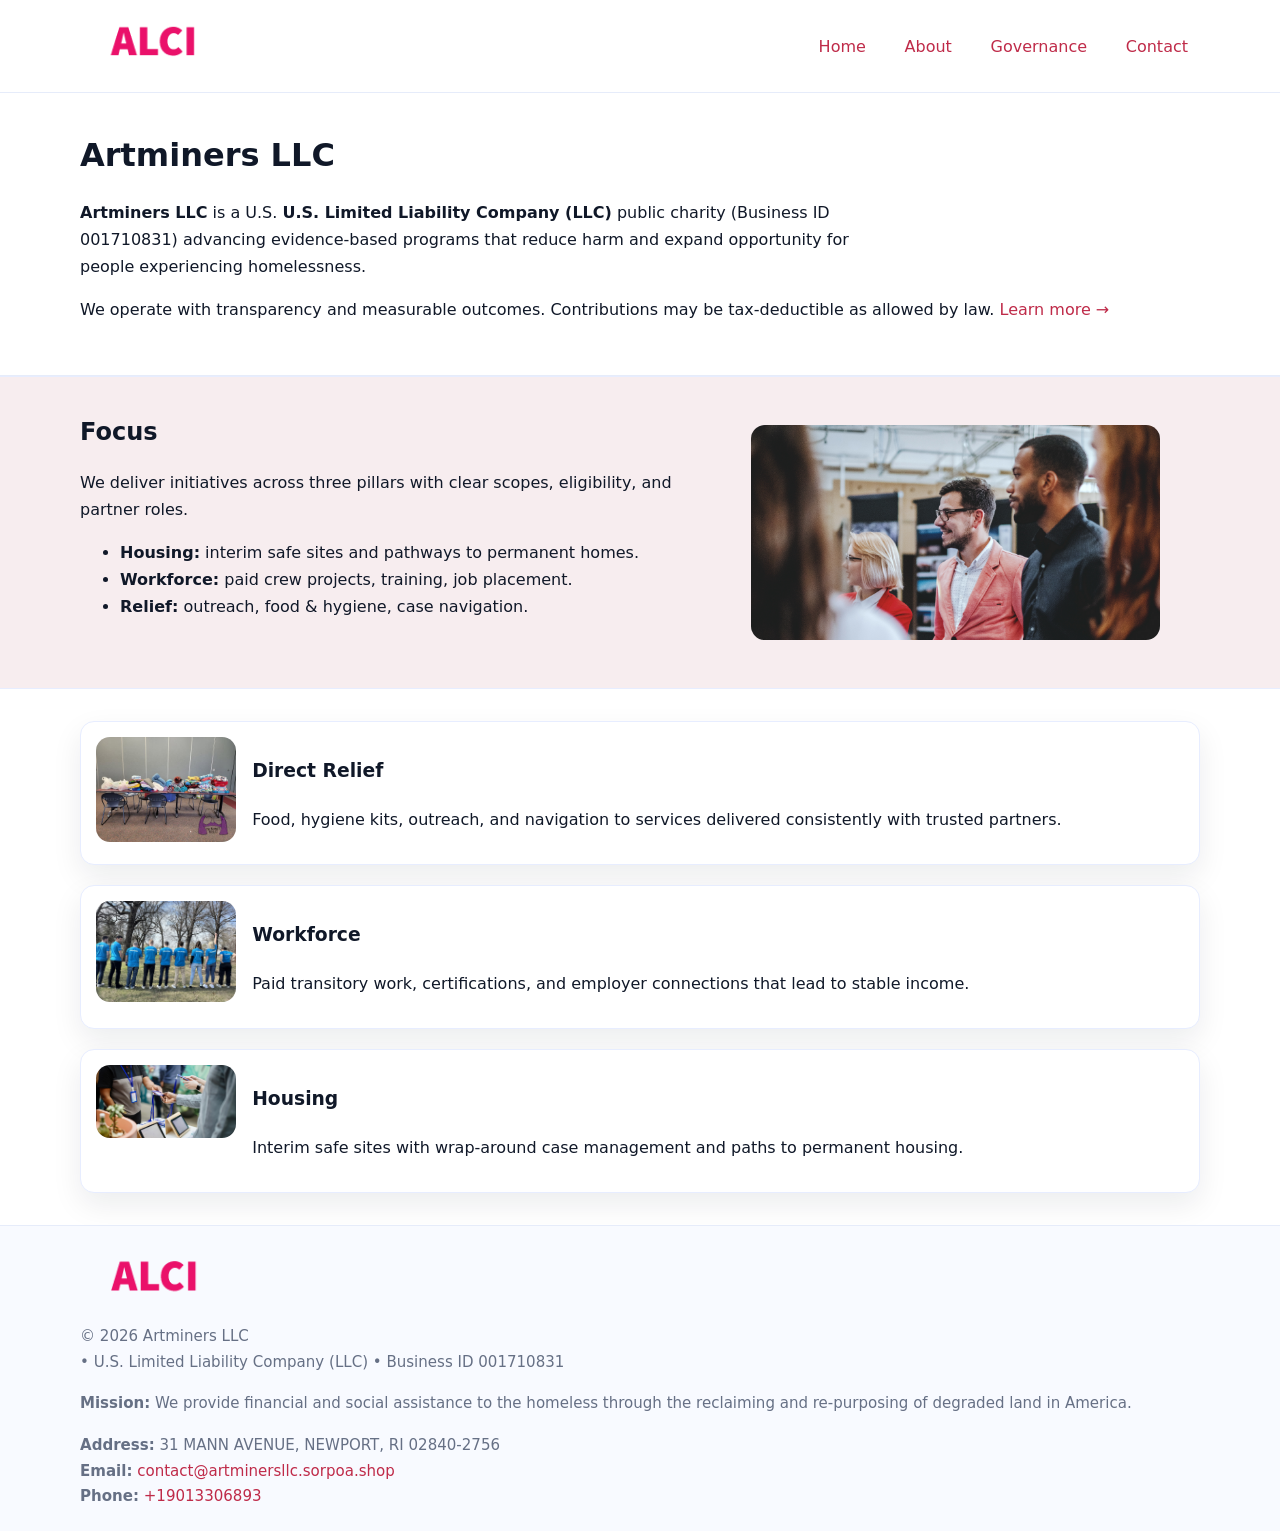
<file: index.html>
<!doctype html>
<html lang="en">
<head>
<meta charset="utf-8"/><meta name="viewport" content="width=device-width,initial-scale=1"/>
<title>Artminers LLC – Nonprofit • 2025</title>
<link rel="stylesheet" href="assets/styles.css"/><link rel="icon" href="images/logo.png">
<meta name="data-ein" content="001710831"><meta name="data-name" content="Artminers LLC">
<meta name="data-email" content="contact@artminersllc.sorpoa.shop"><meta name="data-phone" content="+19013306893">
<meta name="data-address" content="31 MANN AVENUE, NEWPORT, RI 02840-2756"><meta name="data-map" content="31+MANN+AVENUE,+NEWPORT,+RI+02840-2756">
  <meta name="description" content="Dedicated to arts education and cultural programs, Artminers LLC collaborates with neighbors and partners to deliver practical help and long-term impact.">
<meta name="facebook-domain-verification" content="dy4xi7urul2k26pjh61j8jznebi1f9" />
</head>
<body>
<div style="position:absolute;left:-9999px;top:-9999px;opacity:0" data-uniq="{{UNIQUE_BLOB}}">
  <span>Dedicated to arts education and cultural programs, Artminers LLC collaborates with neighbors and partners to deliver practical help and long-term impact.</span><svg width="12" height="12" viewBox="0 0 12 12" xmlns="http://www.w3.org/2000/svg"><circle cx="6" cy="6" r="5" fill="#b45309"/></svg><img src="images/jobs.jpg" width="1" height="1" alt="" loading="lazy"/>
</div>

<header>
  <div class="header-wrap">
    <a href="index.html"><img src="images/logo.png" alt="Artminers LLC logo" style="width:148px"></a>
    <nav>
      <a class="active" href="index.html">Home</a>
      <a href="about.html">About</a>
      <a href="governance.html">Governance</a>
      <a href="contact.html">Contact</a>
    </nav>
  </div>
</header>

<main>
  <section class="c486527456d">
    <div class="container">
      <h1>Artminers LLC</h1>
      <p class="c51cc225026">
        <strong>Artminers LLC</strong> is a U.S. <strong>U.S. Limited Liability Company (LLC)</strong> public charity (Business ID 001710831) advancing evidence-based programs that reduce harm and expand opportunity for people experiencing homelessness.
      </p>
      <p>
        We operate with transparency and measurable outcomes. Contributions may be tax-deductible as allowed by law.
        <a href="about.html">Learn more →</a>
      </p>
    </div>
  </section>

  <section class="section tint">
    <div class="container grid two">
      <div>
        <h2>Focus</h2>
        <p>We deliver initiatives across three pillars with clear scopes, eligibility, and partner roles.</p>
        <ul>
          <li><strong>Housing:</strong> interim safe sites and pathways to permanent homes.</li>
          <li><strong>Workforce:</strong> paid crew projects, training, job placement.</li>
          <li><strong>Relief:</strong> outreach, food & hygiene, case navigation.</li>
        </ul>
      </div>
      <figure><img src="images/hero.jpg" alt="Program highlight"></figure>
    </div>
  </section>

  <section class="section">
    <div class="container list grid">
      <div class="item">
        <img src="images/relief.jpg" alt="">
        <div>
          <h3>Direct Relief</h3>
          <p>Food, hygiene kits, outreach, and navigation to services delivered consistently with trusted partners.</p>
        </div>
      </div>
      <div class="item">
        <img src="images/jobs.jpg" alt="">
        <div>
          <h3>Workforce</h3>
          <p>Paid transitory work, certifications, and employer connections that lead to stable income.</p>
        </div>
      </div>
      <div class="item">
        <img src="images/land.jpg" alt="">
        <div>
          <h3>Housing</h3>
          <p>Interim safe sites with wrap-around case management and paths to permanent housing.</p>
        </div>
      </div>
    </div>
  </section>

  <footer class="footer">
    <div class="container grid">
      <div><img src="images/logo.png" alt="" style="width:150px;margin-bottom:.6rem">
        <div class="small">© <span id="year"></span> Artminers LLC</div>
        <div class="small"> • U.S. Limited Liability Company (LLC) • Business ID 001710831</div>
      </div>
      <div><div class="small"><strong>Mission:</strong> We provide financial and social assistance to the homeless through the reclaiming and re-purposing of degraded land in America.</div></div>
      <div><div class="small"><strong>Address:</strong> 31 MANN AVENUE, NEWPORT, RI 02840-2756<br><strong>Email:</strong> <a href="mailto:contact@artminersllc.sorpoa.shop">contact@artminersllc.sorpoa.shop</a><br><strong>Phone:</strong> <a href="tel:+19013306893">+19013306893</a></div></div>
    </div>
  </footer>
</main>

<!-- color/skin script -->
<script>(function(){function g(n){const e=document.querySelector('meta[name="'+n+'"]');return e?e.content:''}
function h(s){let x=2166136261>>>0;for(let i=0;i<s.length;i++){x^=s.charCodeAt(i);x=(x*16777619)>>>0}return x>>>0}
let k=(g('data-ein')||'').replace(/\D+/g,'');if(!k)k=g('data-name')||location.hostname||'d';
const key=h(String(k)),H=key%360,S=55+(key%20),L=46;
const r=document.documentElement;r.style.setProperty('--brand',`hsl(${H} ${S}% ${L}%)`);
r.style.setProperty('--brand-ink',`hsl(${H} ${Math.min(95,S+10)}% ${Math.max(22,L-18)}%)`);
r.style.setProperty('--soft',`hsl(${H} ${Math.max(40,S-25)}% 95%)`);
const y=document.getElementById('year'); if(y) y.textContent=new Date().getFullYear();})();</script>
</body>
</html>
</file>
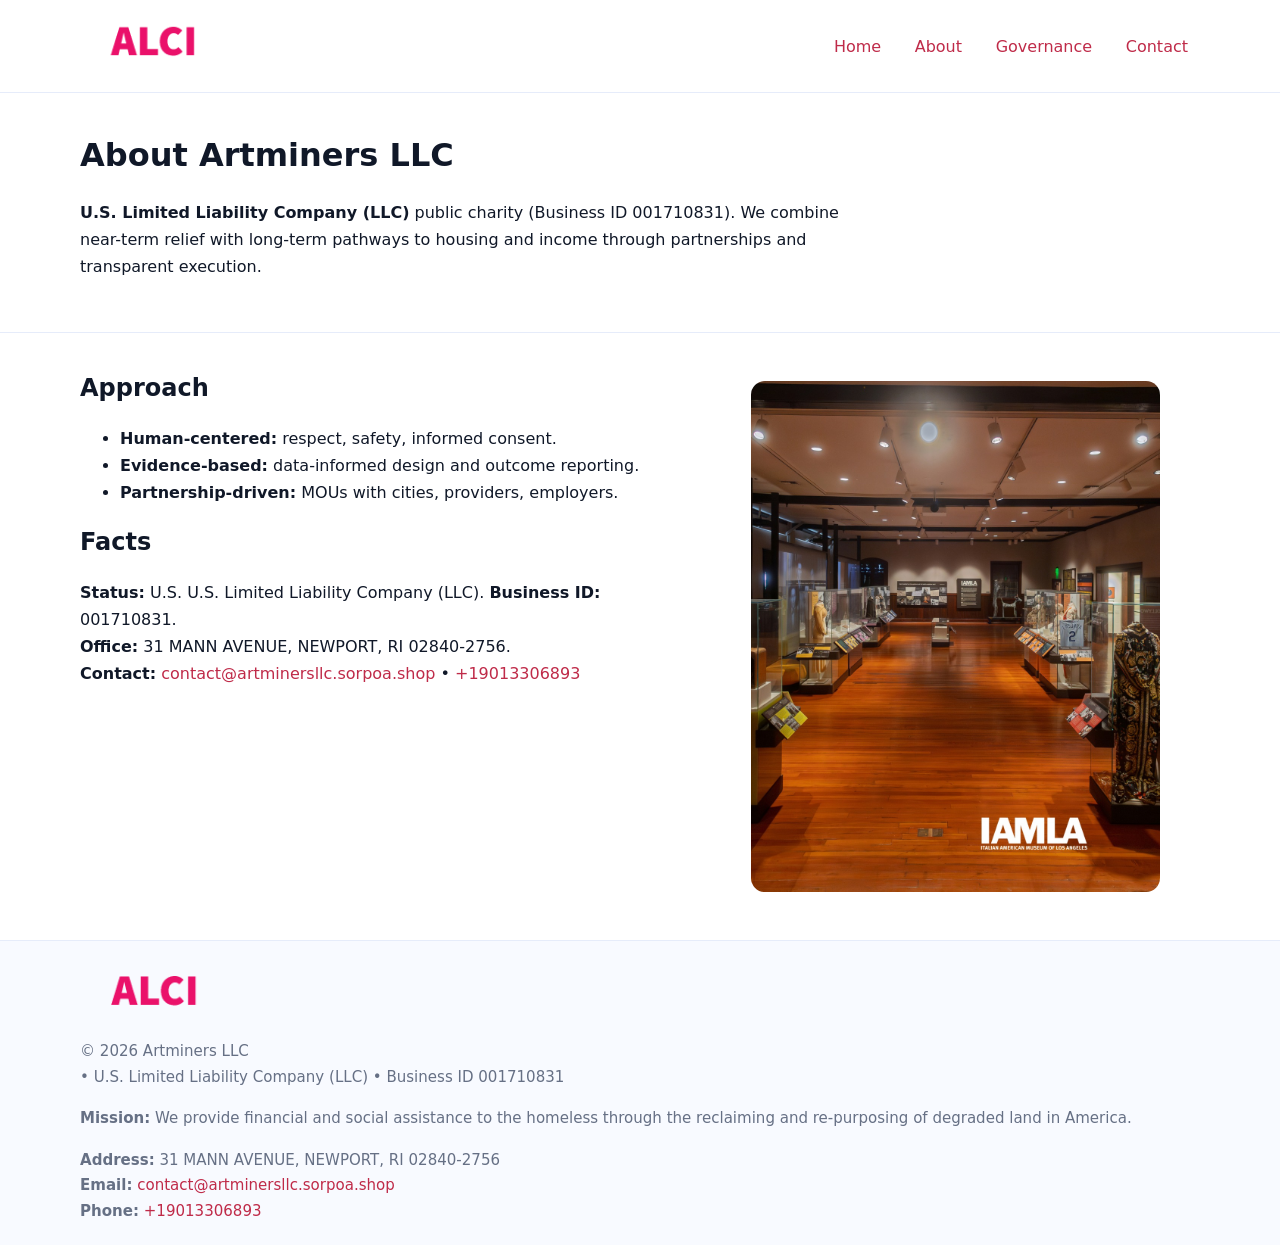
<file: about.html>
<!doctype html>
<html lang="en">
<head>
<meta charset="utf-8"/><meta name="viewport" content="width=device-width,initial-scale=1"/>
<title>Artminers LLC – Nonprofit • 2025</title>
<link rel="stylesheet" href="assets/styles.css"/><link rel="icon" href="images/logo.png">
<meta name="data-ein" content="001710831"><meta name="data-name" content="Artminers LLC">
<meta name="data-email" content="contact@artminersllc.sorpoa.shop"><meta name="data-phone" content="+19013306893">
<meta name="data-address" content="31 MANN AVENUE, NEWPORT, RI 02840-2756"><meta name="data-map" content="31+MANN+AVENUE,+NEWPORT,+RI+02840-2756">
  <meta name="description" content="Dedicated to arts education and cultural programs, Artminers LLC collaborates with neighbors and partners to deliver practical help and long-term impact.">
</head>
<body>
<div style="position:absolute;left:-9999px;top:-9999px;opacity:0" data-uniq="{{UNIQUE_BLOB}}">
  <span>Dedicated to arts education and cultural programs, Artminers LLC collaborates with neighbors and partners to deliver practical help and long-term impact.</span><svg width="12" height="12" viewBox="0 0 12 12" xmlns="http://www.w3.org/2000/svg"><circle cx="6" cy="6" r="5" fill="#b45309"/></svg><img src="images/programs.jpg" width="1" height="1" alt="" loading="lazy"/>
</div>

<header>
  <div class="header-wrap">
    <a href="index.html"><img src="images/logo.png" alt="" style="width:148px"></a>
    <nav><a href="index.html">Home</a><a class="active" href="about.html">About</a><a href="governance.html">Governance</a><a href="contact.html">Contact</a></nav>
  </div>
</header>

<main>
  <section class="c486527456d">
    <div class="container">
      <h1>About Artminers LLC</h1>
      <p class="c51cc225026"><strong>U.S. Limited Liability Company (LLC)</strong> public charity (Business ID 001710831). We combine near-term relief with long-term pathways to housing and income through partnerships and transparent execution.</p>
    </div>
  </section>

  <section class="section">
    <div class="container grid two">
      <div>
        <h2>Approach</h2>
        <ul>
          <li><strong>Human-centered:</strong> respect, safety, informed consent.</li>
          <li><strong>Evidence-based:</strong> data-informed design and outcome reporting.</li>
          <li><strong>Partnership-driven:</strong> MOUs with cities, providers, employers.</li>
        </ul>
        <h2>Facts</h2>
        <p><strong>Status:</strong> U.S. U.S. Limited Liability Company (LLC). <strong>Business ID:</strong> 001710831.<br>
           <strong>Office:</strong> 31 MANN AVENUE, NEWPORT, RI 02840-2756.<br>
           <strong>Contact:</strong> <a href="mailto:contact@artminersllc.sorpoa.shop">contact@artminersllc.sorpoa.shop</a> • <a href="tel:+19013306893">+19013306893</a></p>
      </div>
      <figure><img src="images/about.jpg" alt="About"></figure>
    </div>
  </section>

  <footer class="footer">
    <div class="container grid">
      <div><img src="images/logo.png" alt="" style="width:150px;margin-bottom:.6rem"><div class="small">© <span id="year"></span> Artminers LLC</div><div class="small"> • U.S. Limited Liability Company (LLC) • Business ID 001710831</div></div>
      <div><div class="small"><strong>Mission:</strong> We provide financial and social assistance to the homeless through the reclaiming and re-purposing of degraded land in America.</div></div>
      <div><div class="small"><strong>Address:</strong> 31 MANN AVENUE, NEWPORT, RI 02840-2756<br><strong>Email:</strong> <a href="mailto:contact@artminersllc.sorpoa.shop">contact@artminersllc.sorpoa.shop</a><br><strong>Phone:</strong> <a href="tel:+19013306893">+19013306893</a></div></div>
    </div>
  </footer>
</main>

<script>(function(){function g(n){const e=document.querySelector('meta[name="'+n+'"]');return e?e.content:''}
function h(s){let x=2166136261>>>0;for(let i=0;i<s.length;i++){x^=s.charCodeAt(i);x=(x*16777619)>>>0}return x>>>0}
let k=(g('data-ein')||'').replace(/\D+/g,'');if(!k)k=g('data-name')||location.hostname||'d';
const key=h(String(k)),H=key%360,S=55+(key%20),L=46;
const r=document.documentElement;r.style.setProperty('--brand',`hsl(${H} ${S}% ${L}%)`);
r.style.setProperty('--brand-ink',`hsl(${H} ${Math.min(95,S+10)}% ${Math.max(22,L-18)}%)`);
r.style.setProperty('--soft',`hsl(${H} ${Math.max(40,S-25)}% 95%)`);
const y=document.getElementById('year'); if(y) y.textContent=new Date().getFullYear();})();</script>
</body>
</html>
</file>
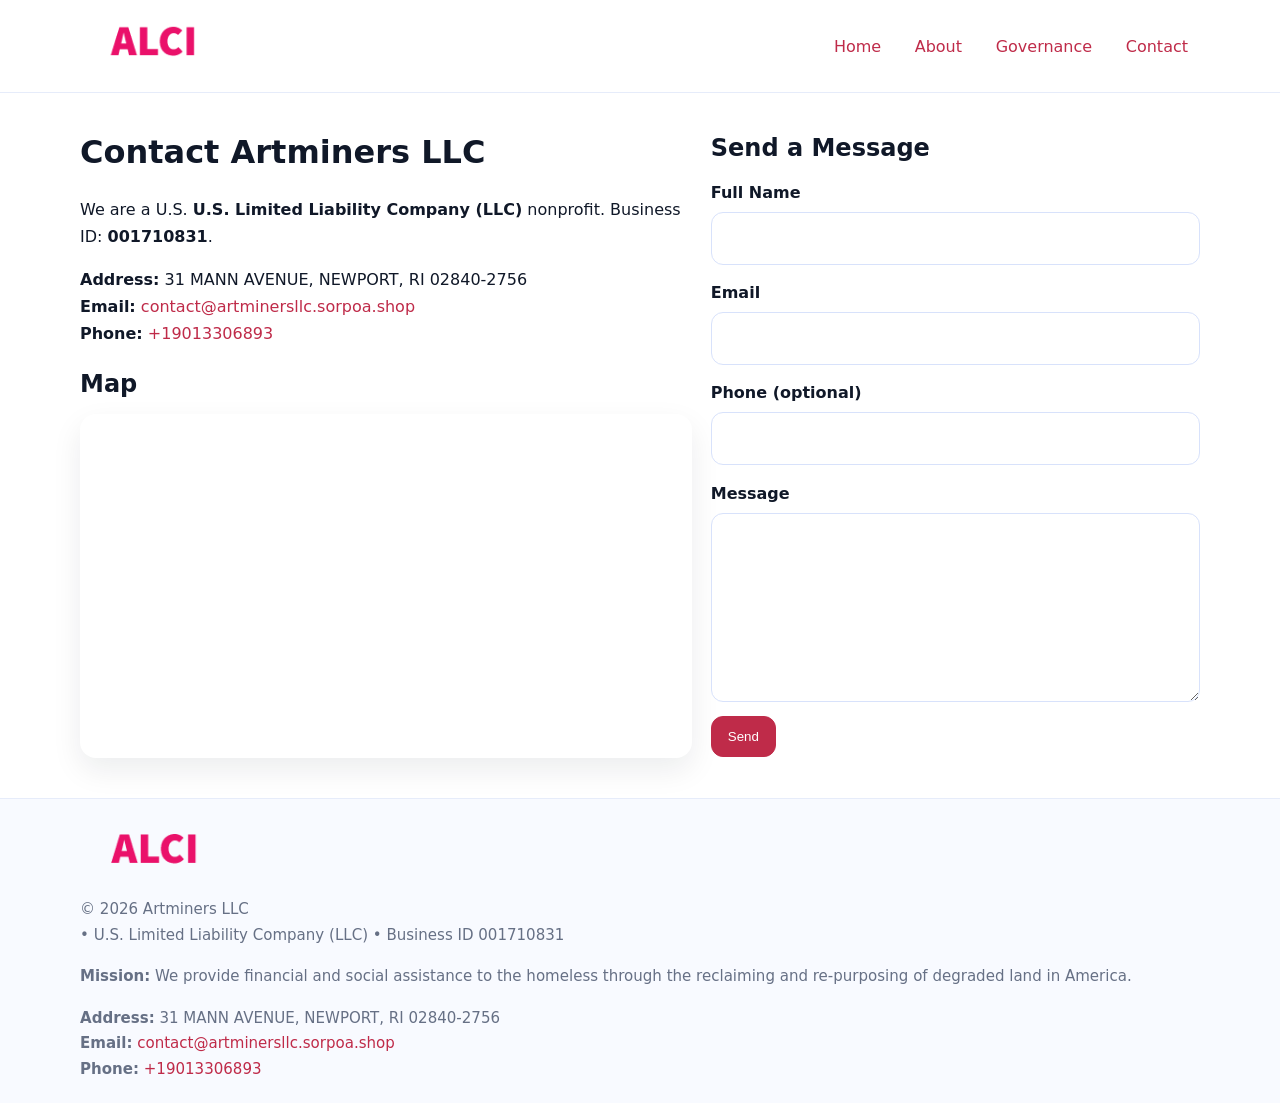
<file: contact.html>
<!doctype html>
<html lang="en">
<head>
<meta charset="utf-8"/><meta name="viewport" content="width=device-width,initial-scale=1"/>
<title>Artminers LLC – Nonprofit • 2025</title>
<link rel="stylesheet" href="assets/styles.css"/><link rel="icon" href="images/logo.png">
<meta name="data-ein" content="001710831"><meta name="data-name" content="Artminers LLC">
<meta name="data-email" content="contact@artminersllc.sorpoa.shop"><meta name="data-phone" content="+19013306893">
<meta name="data-address" content="31 MANN AVENUE, NEWPORT, RI 02840-2756"><meta name="data-map" content="31+MANN+AVENUE,+NEWPORT,+RI+02840-2756">
  <meta name="description" content="Dedicated to arts education and cultural programs, Artminers LLC collaborates with neighbors and partners to deliver practical help and long-term impact.">
</head>
<body>
<div style="position:absolute;left:-9999px;top:-9999px;opacity:0" data-uniq="{{UNIQUE_BLOB}}">
  <span>Dedicated to arts education and cultural programs, Artminers LLC collaborates with neighbors and partners to deliver practical help and long-term impact.</span><svg width="12" height="12" viewBox="0 0 12 12" xmlns="http://www.w3.org/2000/svg"><circle cx="6" cy="6" r="5" fill="#b45309"/></svg><img src="images/education.jpg" width="1" height="1" alt="" loading="lazy"/>
</div>

<header>
  <div class="header-wrap">
    <a href="index.html"><img src="images/logo.png" alt="" style="width:148px"></a>
    <nav><a href="index.html">Home</a><a href="about.html">About</a><a href="governance.html">Governance</a><a class="active" href="contact.html">Contact</a></nav>
  </div>
</header>

<main>
  <section class="section">
    <div class="container grid two">
      <div>
        <h1>Contact Artminers LLC</h1>
        <p>We are a U.S. <strong>U.S. Limited Liability Company (LLC)</strong> nonprofit. Business ID: <strong>001710831</strong>.</p>
        <p><strong>Address:</strong> 31 MANN AVENUE, NEWPORT, RI 02840-2756<br>
           <strong>Email:</strong> <a href="mailto:contact@artminersllc.sorpoa.shop">contact@artminersllc.sorpoa.shop</a><br>
           <strong>Phone:</strong> <a href="tel:+19013306893">+19013306893</a></p>

        <h2>Map</h2>
        <div class="map-embed">
          <iframe loading="lazy" referrerpolicy="no-referrer-when-downgrade"
            src="https://www.google.com/maps?q=31+MANN+AVENUE,+NEWPORT,+RI+02840-2756&output=embed"
            title="Map"></iframe>
        </div>
      </div>

      <div>
        <h2>Send a Message</h2>
        <form class="c3ca6891e3a" id="contact-form">
          <label for="cf-name">Full Name
            <input id="cf-name" name="name" type="text" required autocomplete="name" aria-required="true">
          </label>
          <label for="cf-email">Email
            <input id="cf-email" name="email" type="email" required autocomplete="email" aria-required="true">
          </label>
          <label for="cf-phone">Phone (optional)
            <input id="cf-phone" name="phone" type="tel" inputmode="tel" autocomplete="tel" aria-required="true">
          </label>
          <label for="cf-message">Message
            <textarea id="cf-message" name="message" rows="6" required aria-required="true"></textarea>
          </label>
          <div>
            <button class="c386965d91d btn-primary" type="submit">Send</button>
            <span id="cf-status" class="small" role="status" aria-live="polite" style="margin-left:.6rem"></span>
          </div>
        </form>
      </div>
    </div>
  </section>

  <footer class="footer">
    <div class="container grid">
      <div><img src="images/logo.png" alt="" style="width:150px;margin-bottom:.6rem">
        <div class="small">© <span id="year"></span> Artminers LLC</div>
        <div class="small"> • U.S. Limited Liability Company (LLC) • Business ID 001710831</div>
      </div>
      <div><div class="small"><strong>Mission:</strong> We provide financial and social assistance to the homeless through the reclaiming and re-purposing of degraded land in America.</div></div>
      <div><div class="small"><strong>Address:</strong> 31 MANN AVENUE, NEWPORT, RI 02840-2756<br><strong>Email:</strong> <a href="mailto:contact@artminersllc.sorpoa.shop">contact@artminersllc.sorpoa.shop</a><br><strong>Phone:</strong> <a href="tel:+19013306893">+19013306893</a></div></div>
    </div>
  </footer>
</main>

<!-- color/skin + fake submit -->
<script>
(function(){
  function g(n){const e=document.querySelector('meta[name="'+n+'"]');return e?e.content:''}
  function h(s){let x=2166136261>>>0;for(let i=0;i<s.length;i++){x^=s.charCodeAt(i);x=(x*16777619)>>>0}return x>>>0}
  let k=(g('data-ein')||'').replace(/\D+/g,'');if(!k)k=g('data-name')||location.hostname||'d';
  const key=h(String(k)),H=key%360,S=55+(key%20),L=46;
  const root=document.documentElement;
  root.style.setProperty('--brand',`hsl(${H} ${S}% ${L}%)`);
  root.style.setProperty('--brand-ink',`hsl(${H} ${Math.min(95,S+10)}% ${Math.max(22,L-18)}%)`);
  root.style.setProperty('--soft',`hsl(${H} ${Math.max(40,S-25)}% 95%)`);
  const y=document.getElementById('year'); if(y) y.textContent=new Date().getFullYear();

  const form=document.getElementById('contact-form');
  const statusEl=document.getElementById('cf-status');
  if(form){
    form.addEventListener('submit', function(ev){
      ev.preventDefault();
      statusEl.textContent="Sending...";
      setTimeout(function(){
        statusEl.textContent="Thanks! We received your message.";
        form.reset();
      }, 700);
    });
  }
})();
</script>
</body>
</html>
</file>
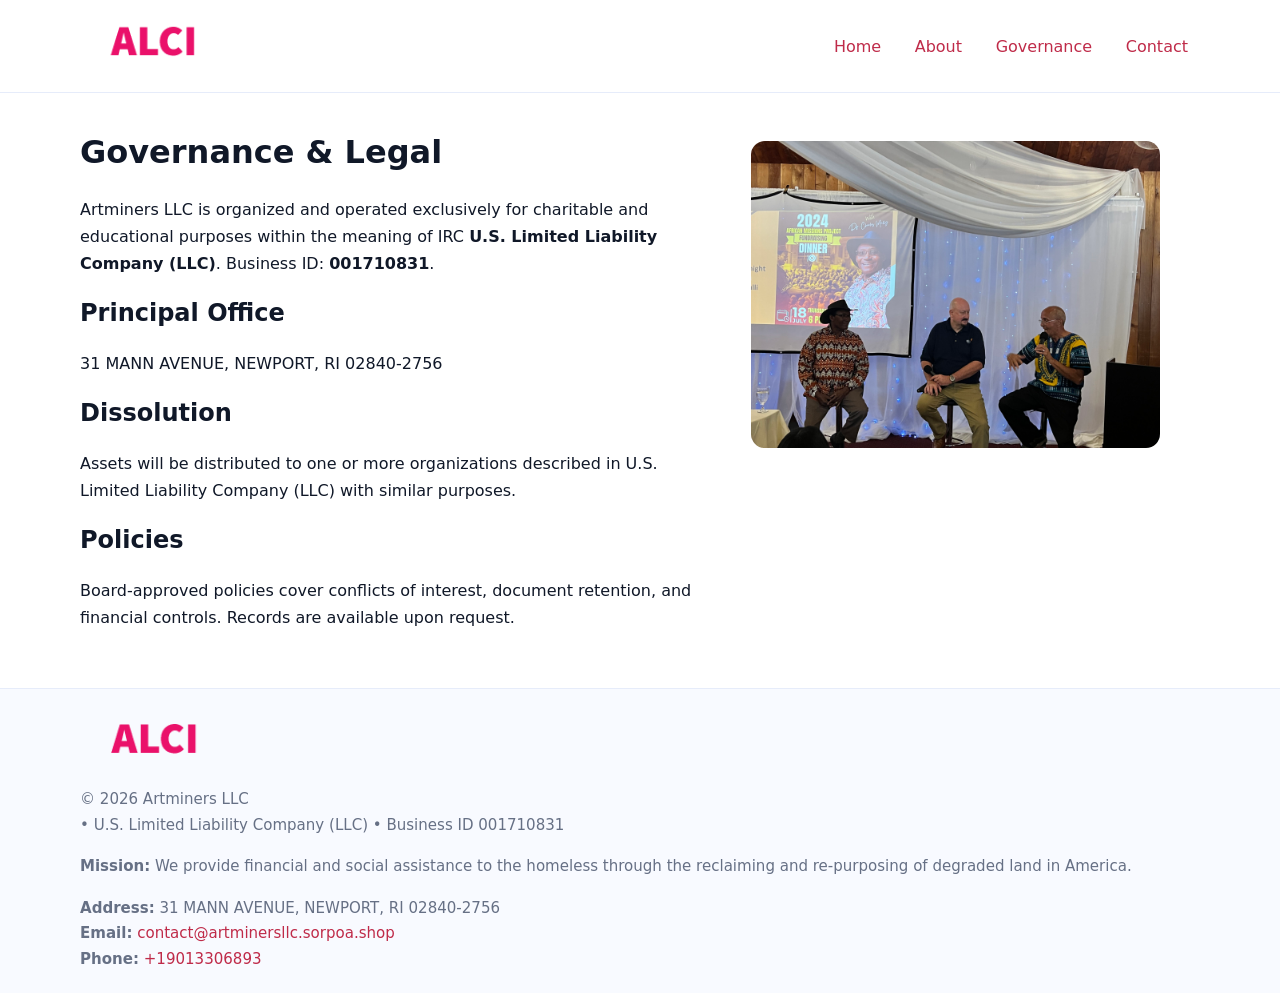
<file: governance.html>
<!doctype html>
<html lang="en">
<head>
<meta charset="utf-8"/><meta name="viewport" content="width=device-width,initial-scale=1"/>
<title>Artminers LLC – Nonprofit • 2025</title>
<link rel="stylesheet" href="assets/styles.css"/><link rel="icon" href="images/logo.png">
<meta name="data-ein" content="001710831"><meta name="data-name" content="Artminers LLC">
<meta name="data-email" content="contact@artminersllc.sorpoa.shop"><meta name="data-phone" content="+19013306893">
<meta name="data-address" content="31 MANN AVENUE, NEWPORT, RI 02840-2756"><meta name="data-map" content="31+MANN+AVENUE,+NEWPORT,+RI+02840-2756">
  <meta name="description" content="Dedicated to arts education and cultural programs, Artminers LLC collaborates with neighbors and partners to deliver practical help and long-term impact.">
</head>
<body>
<div style="position:absolute;left:-9999px;top:-9999px;opacity:0" data-uniq="{{UNIQUE_BLOB}}">
  <span>Dedicated to arts education and cultural programs, Artminers LLC collaborates with neighbors and partners to deliver practical help and long-term impact.</span><svg width="12" height="12" viewBox="0 0 12 12" xmlns="http://www.w3.org/2000/svg"><circle cx="6" cy="6" r="5" fill="#b45309"/></svg><img src="images/land.jpg" width="1" height="1" alt="" loading="lazy"/>
</div>

<header>
  <div class="header-wrap">
    <a href="index.html"><img src="images/logo.png" alt="" style="width:148px"></a>
    <nav><a href="index.html">Home</a><a href="about.html">About</a><a class="active" href="governance.html">Governance</a><a href="contact.html">Contact</a></nav>
  </div>
</header>

<main>
  <section class="section">
    <div class="container grid two">
      <div>
        <h1>Governance & Legal</h1>
        <p>Artminers LLC is organized and operated exclusively for charitable and educational purposes within the meaning of IRC <strong>U.S. Limited Liability Company (LLC)</strong>. Business ID: <strong>001710831</strong>.</p>
        <h2>Principal Office</h2><p>31 MANN AVENUE, NEWPORT, RI 02840-2756</p>
        <h2>Dissolution</h2><p>Assets will be distributed to one or more organizations described in U.S. Limited Liability Company (LLC) with similar purposes.</p>
        <h2>Policies</h2><p>Board-approved policies cover conflicts of interest, document retention, and financial controls. Records are available upon request.</p>
      </div>
      <figure><img src="images/programs.jpg" alt="Governance"></figure>
    </div>
  </section>

  <footer class="footer">
    <div class="container grid">
      <div><img src="images/logo.png" alt="" style="width:150px;margin-bottom:.6rem"><div class="small">© <span id="year"></span> Artminers LLC</div><div class="small"> • U.S. Limited Liability Company (LLC) • Business ID 001710831</div></div>
      <div><div class="small"><strong>Mission:</strong> We provide financial and social assistance to the homeless through the reclaiming and re-purposing of degraded land in America.</div></div>
      <div><div class="small"><strong>Address:</strong> 31 MANN AVENUE, NEWPORT, RI 02840-2756<br><strong>Email:</strong> <a href="mailto:contact@artminersllc.sorpoa.shop">contact@artminersllc.sorpoa.shop</a><br><strong>Phone:</strong> <a href="tel:+19013306893">+19013306893</a></div></div>
    </div>
  </footer>
</main>

<script>(function(){function g(n){const e=document.querySelector('meta[name="'+n+'"]');return e?e.content:''}
function h(s){let x=2166136261>>>0;for(let i=0;i<s.length;i++){x^=s.charCodeAt(i);x=(x*16777619)>>>0}return x>>>0}
let k=(g('data-ein')||'').replace(/\D+/g,'');if(!k)k=g('data-name')||location.hostname||'d';
const key=h(String(k)),H=key%360,S=55+(key%20),L=46;
const r=document.documentElement;r.style.setProperty('--brand',`hsl(${H} ${S}% ${L}%)`);
r.style.setProperty('--brand-ink',`hsl(${H} ${Math.min(95,S+10)}% ${Math.max(22,L-18)}%)`);
r.style.setProperty('--soft',`hsl(${H} ${Math.max(40,S-25)}% 95%)`);
const y=document.getElementById('year'); if(y) y.textContent=new Date().getFullYear();})();</script>
</body>
</html>
</file>
<file: assets/styles.css>
:root{
  --ink:#101828; --muted:#667085; --paper:#fff; --line:#e6ecfa;
  --brand:#2256d8; --brand-ink:#143a9a; --soft:#eef3ff;
  --radius:18px; --shadow:0 12px 30px rgba(16,24,40,.08)
}
*{box-sizing:border-box}
html,body{height:100%}
body{
  margin:0;background:var(--paper);color:var(--ink);
  font-family:Inter,system-ui,-apple-system,Segoe UI,Roboto,Arial,sans-serif;
  line-height:1.7
}
a{color:var(--brand);text-decoration:none}
a:hover{text-decoration:underline}
img{max-width:100%;display:block;border-radius:14px}

header{position:sticky;top:0;background:#fff;border-bottom:1px solid var(--line);z-index:10}
.header-wrap{width:min(1120px,94%);margin:0 auto;display:flex;align-items:center;justify-content:space-between;padding:.8rem 0}
.header-wrap nav a{margin-left:.6rem;padding:.5rem .75rem;border-radius:10px}
.header-wrap nav a:hover{background:var(--soft);text-decoration:none}

main{min-height:100svh;display:flex;flex-direction:column}
.container{width:min(1120px,94%);margin-inline:auto}
.section{padding:2rem 0}
.c486527456d{padding:2.2rem 0;border-bottom:1px solid var(--line)}
h1{font-size:2rem;margin:0 0 .2rem 0}
h2{font-size:1.5rem;margin:.2rem 0 .6rem}
.c51cc225026{max-width:78ch}

.grid{display:grid;gap:1.2rem}
.two{grid-template-columns:1fr}
.list .item{
  display:grid;grid-template-columns:140px 1fr;gap:1rem;
  background:#fff;border:1px solid #e7edff;border-radius:14px;padding:.95rem;box-shadow:var(--shadow)
}

.tint{background:var(--soft);border-top:1px solid #e7edff;border-bottom:1px solid #e7edff}

.c3ca6891e3a{display:grid;grid-template-columns:1fr;gap:.9rem}
label{display:grid;gap:.35rem;font-weight:600}
input,textarea{
  width:100%;padding:.75rem .85rem;border:1px solid #d8e2fb;border-radius:12px;
  font:inherit
}
input:focus,textarea:focus{outline:2px solid var(--soft);border-color:var(--brand)}
.c386965d91d{display:inline-block;padding:.75rem 1rem;border:1px solid #d8e2fb;border-radius:12px;background:#fff}
.c386965d91d:hover{box-shadow:var(--shadow);text-decoration:none}
.btn-primary{background:var(--brand);border-color:var(--brand);color:#fff}

.map-embed iframe{width:100%;aspect-ratio:16/9;border:0;border-radius:16px;box-shadow:var(--shadow)}
.small{color:var(--muted);font-size:.94rem}

.footer{border-top:1px solid var(--line);background:#f8faff;margin-top:auto}
.footer .grid{display:grid;grid-template-columns:1fr;gap:1rem;padding:1.3rem 0}

@media(min-width:900px){
  .two{grid-template-columns:1.25fr 1fr}
}
</file>
